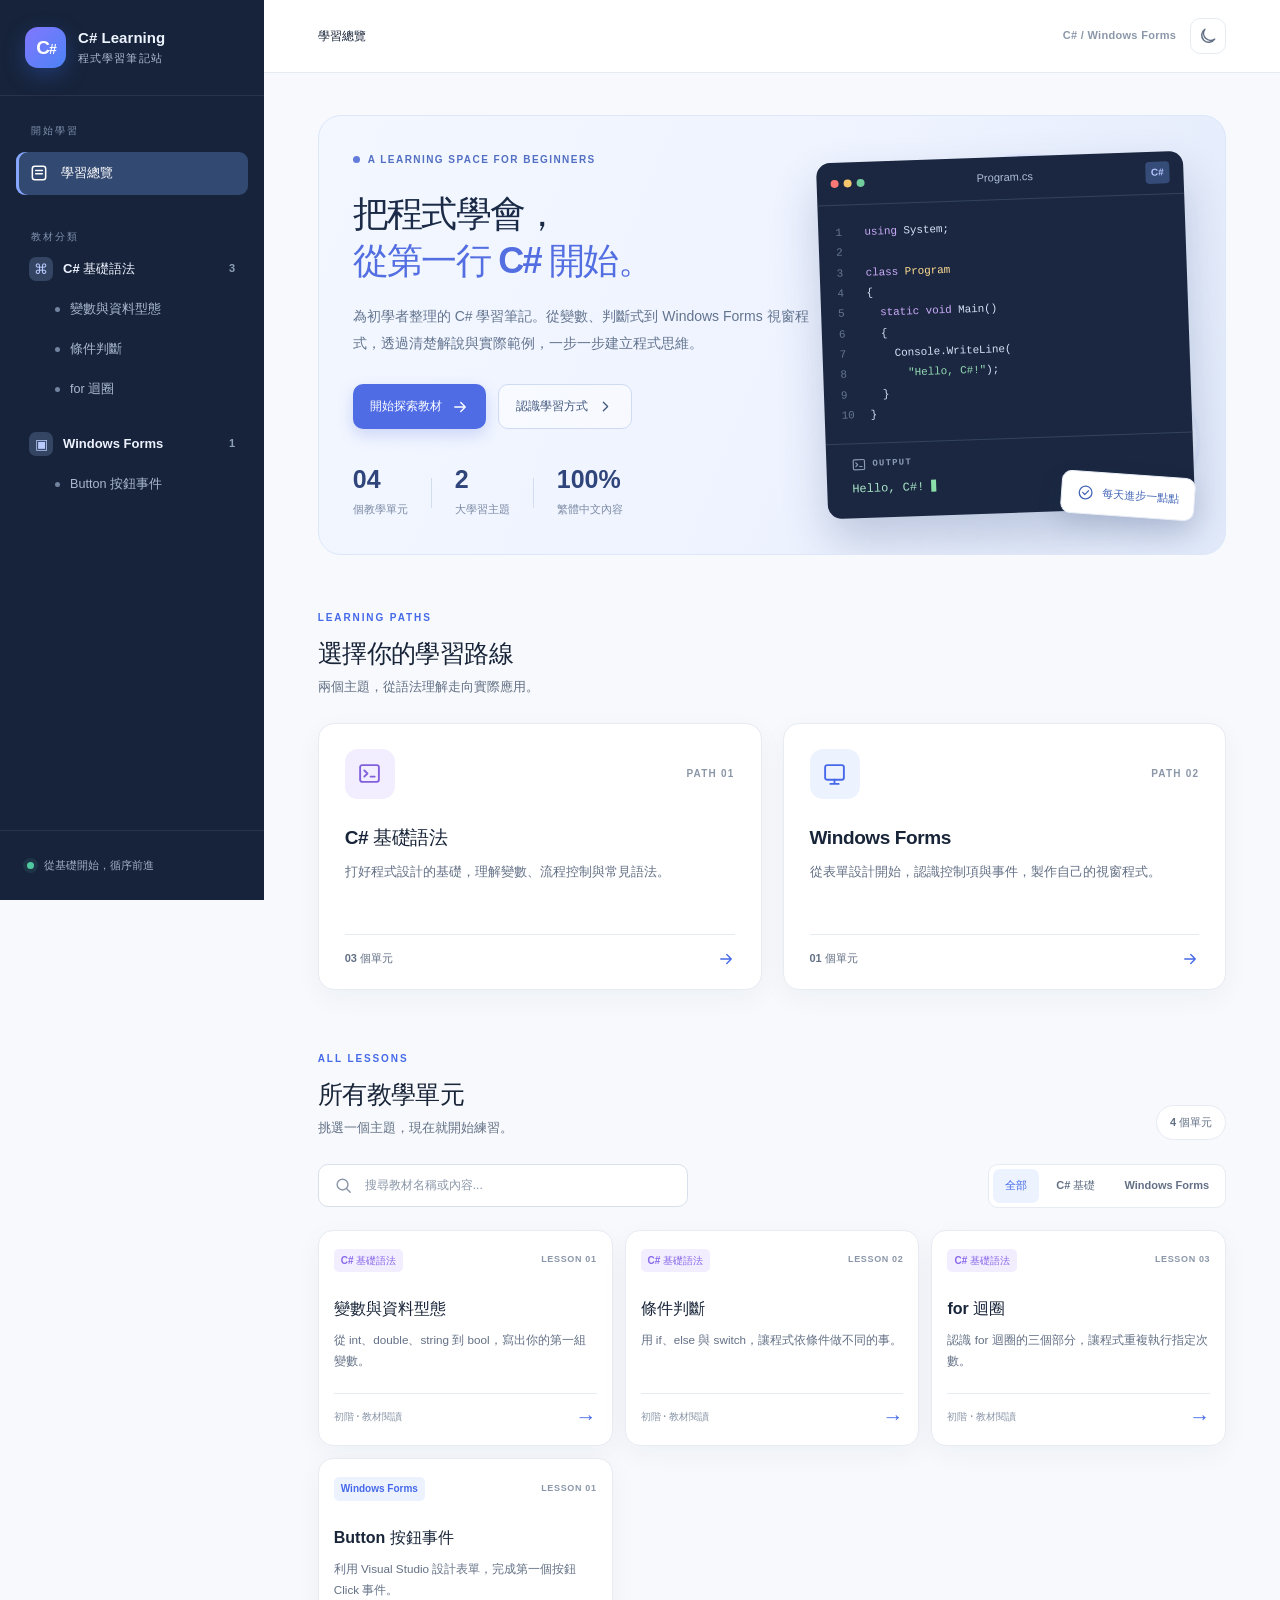
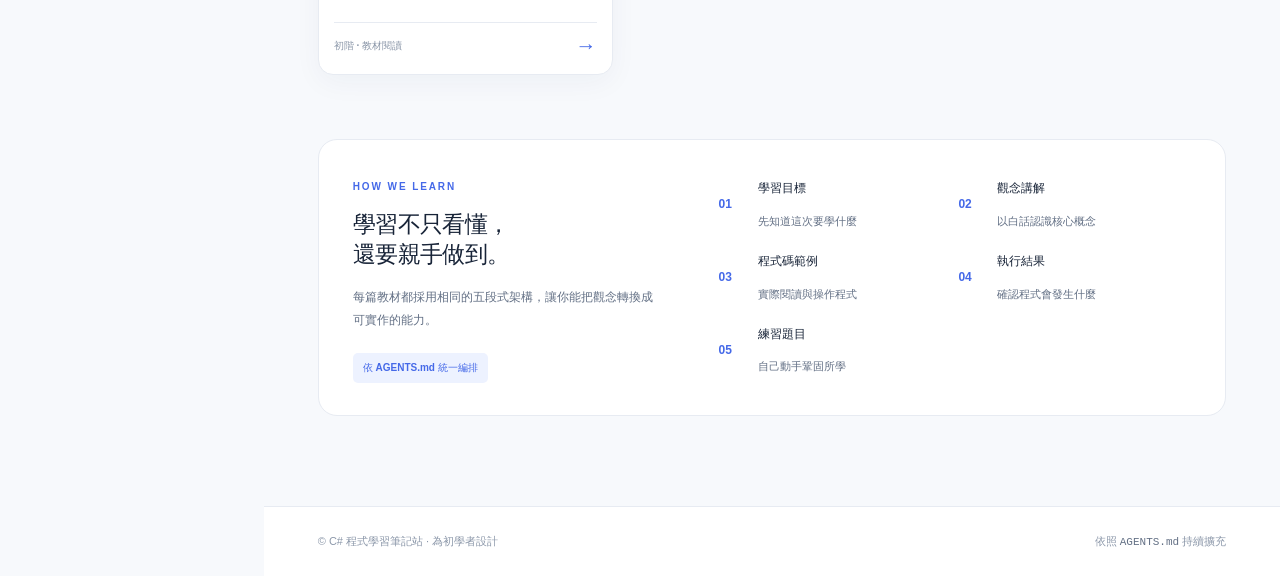
<file: index.html>
<!doctype html>
<html lang="zh-Hant">
<head>
<meta charset="utf-8"><meta name="viewport" content="width=device-width, initial-scale=1">
<meta name="description" content="C# 程式學習筆記站：以繁體中文循序學習 C# 基礎語法與 Windows Forms。">
<meta name="color-scheme" content="light dark">
<title>C# 程式學習筆記站｜從基礎語法到 Windows Forms</title>
<link rel="stylesheet" href="./css/style.css">
<script src="./js/main.js" defer></script>
</head>
<body data-base="./" data-page="home">
<a href="#main-content" class="skip-link">跳至主要內容</a>
<div class="sidebar-scrim" id="sidebar-scrim" hidden></div>
<div class="app-shell"><aside class="sidebar" id="site-sidebar" aria-label="教材導覽">
 <div class="sidebar-top"><a class="brand" href="./index.html" aria-label="C# 程式學習筆記站，返回首頁">
      <span class="brand-symbol"><span class="brand-symbol-text">C<span>#</span></span></span>
      <span class="brand-name"><strong>C# Learning</strong><small>程式學習筆記站</small></span></a><button class="close-sidebar icon-button" id="close-sidebar" aria-label="關閉選單">×</button></div>
 <div class="sidebar-scroll">
  <div class="sidebar-section-label">開始學習</div>
  <a href="./index.html" class="sidebar-home is-active"><svg class="icon" width="20" height="20" viewBox="0 0 24 24" fill="none" stroke="currentColor" stroke-width="1.8" stroke-linecap="round" stroke-linejoin="round" aria-hidden="true"><rect x="4" y="4" width="16" height="16" rx="3"/><path d="M8 9h8m-8 4h8"/></svg><span>學習總覽</span></a>
  <div class="sidebar-section-label sidebar-label-space">教材分類</div>
  <div id="sidebar-lessons" aria-live="polite"><p class="sidebar-loading">正在讀取教材...</p></div>
 </div>
 <div class="sidebar-footer"><span class="status-dot"></span><span>從基礎開始，循序前進</span></div>
 </aside>
 <div class="main-shell"><header class="topbar">
 <div class="topbar-left"><button class="icon-button menu-button" id="open-sidebar" aria-label="開啟教材選單" aria-expanded="false" aria-controls="site-sidebar"><svg class="icon" width="20" height="20" viewBox="0 0 24 24" fill="none" stroke="currentColor" stroke-width="1.8" stroke-linecap="round" stroke-linejoin="round" aria-hidden="true"><path d="M4 7h16M4 12h16M4 17h16"/></svg></button>
 <nav class="breadcrumbs" aria-label="目前位置"><span aria-current="page">學習總覽</span></nav></div>
 <div class="topbar-actions"><span class="topbar-label">C# / Windows Forms</span><button class="icon-button theme-button" type="button" id="theme-toggle" aria-label="切換深色模式" title="切換深色模式"><svg class="icon" width="20" height="20" viewBox="0 0 24 24" fill="none" stroke="currentColor" stroke-width="1.8" stroke-linecap="round" stroke-linejoin="round" aria-hidden="true"><path d="M20 15.8A8.5 8.5 0 0 1 8.2 4a8.5 8.5 0 1 0 11.8 11.8Z"/></svg></button></div>
 </header>
 <main id="main-content">
<div class="home-content">
 <section class="hero" aria-labelledby="hero-title">
  <div class="hero-copy">
   <div class="eyebrow"><span class="eyebrow-dot"></span> A LEARNING SPACE FOR BEGINNERS</div>
   <h1 id="hero-title">把程式學會，<br><span class="hero-accent">從第一行 C# 開始。</span></h1>
   <p class="hero-description">為初學者整理的 C# 學習筆記。從變數、判斷式到 Windows Forms 視窗程式，透過清楚解說與實際範例，一步一步建立程式思維。</p>
   <div class="hero-buttons"><a class="btn btn-primary" href="#explore">開始探索教材 <svg class="icon" width="18" height="18" viewBox="0 0 24 24" fill="none" stroke="currentColor" stroke-width="1.8" stroke-linecap="round" stroke-linejoin="round" aria-hidden="true"><path d="M5 12h14m-6-6 6 6-6 6"/></svg></a><a class="btn btn-ghost" href="#learn-method">認識學習方式 <svg class="icon" width="17" height="17" viewBox="0 0 24 24" fill="none" stroke="currentColor" stroke-width="1.8" stroke-linecap="round" stroke-linejoin="round" aria-hidden="true"><path d="m9 18 6-6-6-6"/></svg></a></div>
   <div class="hero-stats"><div><strong id="total-count">—</strong><span>個教學單元</span></div><span class="stat-separator"></span><div><strong>2</strong><span>大學習主題</span></div><span class="stat-separator"></span><div><strong>100%</strong><span>繁體中文內容</span></div></div>
  </div>
  <div class="hero-visual" aria-hidden="true">
   <div class="orb orb-one"></div><div class="orb orb-two"></div>
   <div class="code-preview">
    <div class="code-preview-head"><span class="preview-dots"><i></i><i></i><i></i></span><span>Program.cs</span><span class="cs-chip">C#</span></div>
    <div class="code-preview-body"><div><span class="code-line-no">1</span><span class="token-purple">using</span> System;</div>
     <div><span class="code-line-no">2</span></div><div><span class="code-line-no">3</span><span class="token-purple">class</span> <span class="token-yellow">Program</span></div><div><span class="code-line-no">4</span>{</div>
     <div><span class="code-line-no">5</span>&nbsp;&nbsp;<span class="token-purple">static void</span> Main()</div><div><span class="code-line-no">6</span>&nbsp;&nbsp;{</div>
     <div><span class="code-line-no">7</span>&nbsp;&nbsp;&nbsp;&nbsp;Console.WriteLine(</div><div><span class="code-line-no">8</span>&nbsp;&nbsp;&nbsp;&nbsp;&nbsp;&nbsp;<span class="token-green">"Hello, C#!"</span>);</div>
     <div><span class="code-line-no">9</span>&nbsp;&nbsp;}</div><div><span class="code-line-no">10</span>}</div></div>
    <div class="code-preview-output"><span class="output-indicator"><svg class="icon" width="15" height="15" viewBox="0 0 24 24" fill="none" stroke="currentColor" stroke-width="1.8" stroke-linecap="round" stroke-linejoin="round" aria-hidden="true"><rect x="3" y="4" width="18" height="16" rx="2"/><path d="m7 9 3 3-3 3m6 0h4"/></svg> OUTPUT</span><span>Hello, C#! <span class="cursor-block"></span></span></div>
   </div>
   <div class="float-tag"><svg class="icon" width="17" height="17" viewBox="0 0 24 24" fill="none" stroke="currentColor" stroke-width="1.8" stroke-linecap="round" stroke-linejoin="round" aria-hidden="true"><circle cx="12" cy="12" r="9"/><path d="m8 12 3 3 5-6"/></svg> 每天進步一點點</div>
  </div>
 </section>
 <section class="section categories-section" aria-labelledby="categories-title">
  <div class="section-heading"><div><div class="section-kicker">LEARNING PATHS</div><h2 id="categories-title">選擇你的學習路線</h2><p>兩個主題，從語法理解走向實際應用。</p></div></div>
  <div class="category-grid">
   <a class="category-card category-csharp" href="#explore" data-jump-category="csharp">
    <div class="category-top"><span class="category-icon purple"><svg class="icon" width="25" height="25" viewBox="0 0 24 24" fill="none" stroke="currentColor" stroke-width="1.8" stroke-linecap="round" stroke-linejoin="round" aria-hidden="true"><rect x="3" y="4" width="18" height="16" rx="2"/><path d="m7 9 3 3-3 3m6 0h4"/></svg></span><span class="category-number">PATH 01</span></div>
    <h3>C# 基礎語法</h3><p>打好程式設計的基礎，理解變數、流程控制與常見語法。</p><div class="category-bottom"><span><span id="csharp-count">—</span> 個單元</span><span class="category-arrow"><svg class="icon" width="18" height="18" viewBox="0 0 24 24" fill="none" stroke="currentColor" stroke-width="1.8" stroke-linecap="round" stroke-linejoin="round" aria-hidden="true"><path d="M5 12h14m-6-6 6 6-6 6"/></svg></span></div>
   </a>
   <a class="category-card category-winforms" href="#explore" data-jump-category="winforms">
    <div class="category-top"><span class="category-icon blue"><svg class="icon" width="25" height="25" viewBox="0 0 24 24" fill="none" stroke="currentColor" stroke-width="1.8" stroke-linecap="round" stroke-linejoin="round" aria-hidden="true"><rect x="3" y="4" width="18" height="14" rx="2"/><path d="M8 22h8m-4-4v4"/></svg></span><span class="category-number">PATH 02</span></div>
    <h3>Windows Forms</h3><p>從表單設計開始，認識控制項與事件，製作自己的視窗程式。</p><div class="category-bottom"><span><span id="winforms-count">—</span> 個單元</span><span class="category-arrow"><svg class="icon" width="18" height="18" viewBox="0 0 24 24" fill="none" stroke="currentColor" stroke-width="1.8" stroke-linecap="round" stroke-linejoin="round" aria-hidden="true"><path d="M5 12h14m-6-6 6 6-6 6"/></svg></span></div>
   </a>
  </div>
 </section>
 <section class="section lessons-section" id="explore" aria-labelledby="lessons-title">
  <div class="section-heading"><div><div class="section-kicker">ALL LESSONS</div><h2 id="lessons-title">所有教學單元</h2><p>挑選一個主題，現在就開始練習。</p></div><span class="lessons-count" id="filtered-count" aria-live="polite">載入中</span></div>
  <div class="lesson-toolbar"><div class="search-wrap"><svg class="icon" width="19" height="19" viewBox="0 0 24 24" fill="none" stroke="currentColor" stroke-width="1.8" stroke-linecap="round" stroke-linejoin="round" aria-hidden="true"><circle cx="10.8" cy="10.8" r="6.8"/><path d="m16 16 4.5 4.5"/></svg><input id="lesson-search" type="search" placeholder="搜尋教材名稱或內容..." aria-label="搜尋教材"></div><div class="filter-buttons" role="group" aria-label="教材分類篩選"><button class="filter-btn is-selected" data-filter="all" type="button" aria-pressed="true">全部</button><button class="filter-btn" data-filter="csharp" type="button" aria-pressed="false">C# 基礎</button><button class="filter-btn" data-filter="winforms" type="button" aria-pressed="false">Windows Forms</button></div></div>
  <div id="lesson-cards" class="lesson-grid" aria-live="polite"><div class="loading-card">正在讀取教材清單...</div></div>
  <div id="lesson-empty" class="empty-state" hidden><svg class="icon" width="26" height="26" viewBox="0 0 24 24" fill="none" stroke="currentColor" stroke-width="1.8" stroke-linecap="round" stroke-linejoin="round" aria-hidden="true"><circle cx="10.8" cy="10.8" r="6.8"/><path d="m16 16 4.5 4.5"/></svg><strong>找不到符合條件的教材</strong><span>請換一個關鍵字，或切換分類試試看。</span></div>
 </section>
 <section class="workflow" id="learn-method" aria-labelledby="workflow-title"><div class="workflow-side"><span class="section-kicker">HOW WE LEARN</span><h2 id="workflow-title">學習不只看懂，<br>還要親手做到。</h2><p>每篇教材都採用相同的五段式架構，讓你能把觀念轉換成可實作的能力。</p><span class="workflow-tag">依 AGENTS.md 統一編排</span></div>
 <div class="workflow-steps"><div><span>01</span><strong>學習目標</strong><small>先知道這次要學什麼</small></div><div><span>02</span><strong>觀念講解</strong><small>以白話認識核心概念</small></div><div><span>03</span><strong>程式碼範例</strong><small>實際閱讀與操作程式</small></div><div><span>04</span><strong>執行結果</strong><small>確認程式會發生什麼</small></div><div><span>05</span><strong>練習題目</strong><small>自己動手鞏固所學</small></div></div></section>
</div>
</main>
 <footer class="site-footer"><span>© C# 程式學習筆記站 · 為初學者設計</span><span>依照 <code>AGENTS.md</code> 持續擴充</span></footer>
 </div></div>
</body></html>
</file>
<file: css/style.css>
/* C# Learning Notes - shared design system; all lesson pages use this file. */
:root {
    color-scheme: light;
    --canvas:#f7f9fc; --paper:#fff; --ink:#182438; --muted:#637085; --soft:#8b97a9;
    --line:#e7ebf2; --line-strong:#d8e0eb; --blue:#4569e8; --blue-strong:#3155d2;
    --blue-light:#edf2ff; --purple:#8767e8; --purple-light:#f2edff;
    --shadow:0 8px 28px rgba(26,49,93,.045);
    --sidebar:#17233a; --sidebar-muted:#9caac1; --sidebar-hover:#253652; --sidebar-active:#324971;
    --radius:16px;
    font-family:Inter, ui-sans-serif,-apple-system,BlinkMacSystemFont,"Segoe UI","Microsoft JhengHei","Noto Sans TC",sans-serif;
    font-synthesis:none;
}
:root[data-theme="dark"] {
    color-scheme:dark;
    --canvas:#101827; --paper:#1b2638; --ink:#f0f4fc; --muted:#b3bfd0; --soft:#98a8bf;
    --line:#324055; --line-strong:#46546b; --blue:#91a9ff; --blue-strong:#aac0ff;
    --blue-light:#283857; --purple:#bdabff; --purple-light:#322b4b;
    --shadow:0 8px 28px rgba(0,0,0,.14);
}
*{box-sizing:border-box}
html{scroll-behavior:smooth;scroll-padding-top:95px}
body{margin:0;background:var(--canvas);color:var(--ink);font-size:15px;line-height:1.75;-webkit-font-smoothing:antialiased}
a{color:inherit;text-decoration:none}
button,input{font:inherit}
button{cursor:pointer}
button:focus-visible,a:focus-visible,input:focus-visible{outline:3px solid #6d91ff;outline-offset:3px}
[hidden]{display:none!important}
.icon{display:inline-block;vertical-align:middle;flex:none}
.skip-link{position:fixed;z-index:110;left:16px;top:-80px;background:var(--paper);color:var(--ink);padding:8px 15px;border-radius:8px}
.skip-link:focus{top:12px}
.app-shell{min-height:100vh;display:grid;grid-template-columns:264px minmax(0,1fr)}
.sidebar{height:100vh;position:sticky;top:0;background:var(--sidebar);color:#eef4ff;display:flex;flex-direction:column;z-index:40;overflow:hidden}
.sidebar-top{height:96px;display:flex;align-items:center;justify-content:space-between;padding:0 25px;border-bottom:1px solid rgba(255,255,255,.075)}
.brand{display:flex;align-items:center;gap:12px;min-width:0}
.brand-symbol{width:41px;height:41px;display:grid;place-items:center;background:linear-gradient(135deg,#8277ff,#4c83f5);border-radius:13px;box-shadow:0 7px 21px rgba(52,101,219,.35)}
.brand-symbol-text{font-family:Arial,sans-serif;font-weight:800;font-size:19px;line-height:1;color:#fff;letter-spacing:-2px}
.brand-symbol-text span{font-size:14px;margin-left:1px}
.brand-name{display:flex;flex-direction:column;line-height:1.2;gap:5px;white-space:nowrap}
.brand-name strong{font-size:15px;font-weight:760;letter-spacing:.05px}
.brand-name small{font-size:11px;color:#adbad0;letter-spacing:1.1px}
.sidebar-scroll{overflow-y:auto;padding:25px 16px 30px;flex:1}
.sidebar-section-label{font-size:10px;letter-spacing:1.9px;font-weight:750;color:#7f91ae;padding:0 15px;margin:1px 0 12px}
.sidebar-label-space{margin-top:33px}
.sidebar-home{display:flex;align-items:center;gap:12px;min-height:43px;padding:0 13px;font-size:13px;border-radius:9px;color:#c3cee1;font-weight:630}
.sidebar-home:hover,.sidebar-home.is-active{background:var(--sidebar-active);color:#fff}
.sidebar-home.is-active{box-shadow:inset 3px 0 0 #87a7ff}
.sidebar-category{margin-bottom:24px}
.sidebar-category-heading{display:flex;gap:10px;align-items:center;color:#edf2ff;font-size:13px;font-weight:660;padding:0 13px;margin-bottom:9px}
.sidebar-category-icon{font-family:Arial,sans-serif;width:24px;height:24px;display:grid;place-items:center;border-radius:7px;background:#344563;color:#b9caff;font-size:14px}
.sidebar-category-count{margin-left:auto;color:#8e9fb8;font-size:11px;font-weight:650}
.sidebar-links{display:grid;gap:2px}
.sidebar-lesson{padding:8px 12px 8px 39px;display:flex;gap:10px;align-items:center;font-size:12.6px;color:#aab9cf;border-radius:8px;transition:background .15s,color .15s}
.sidebar-lesson:hover{color:#fff;background:var(--sidebar-hover)}
.sidebar-lesson.is-active{color:#fff;background:var(--sidebar-active);font-weight:670}
.sidebar-lesson-dot{width:5px;height:5px;background:#7283a0;border-radius:50%;flex:none}
.sidebar-lesson.is-active .sidebar-lesson-dot{background:#91b1ff;box-shadow:0 0 0 3px rgba(141,172,255,.16)}
.sidebar-loading,.load-error{color:var(--sidebar-muted);font-size:12px;padding:10px 15px;line-height:1.7}
.sidebar-footer{height:70px;display:flex;align-items:center;gap:10px;border-top:1px solid rgba(255,255,255,.08);padding:0 27px;color:#9eacc4;font-size:11px;white-space:nowrap}
.status-dot{height:7px;width:7px;border-radius:50%;background:#51c9a0;box-shadow:0 0 0 4px rgba(81,201,160,.11)}
.main-shell{min-width:0;display:flex;flex-direction:column}
.topbar{height:73px;min-height:73px;background:var(--paper);border-bottom:1px solid var(--line);display:flex;align-items:center;justify-content:space-between;padding:0 clamp(25px,4.2vw,66px);gap:15px;position:sticky;top:0;z-index:22}
.topbar-left,.topbar-actions,.breadcrumbs{display:flex;align-items:center;gap:14px;min-width:0}
.breadcrumbs{font-size:12px;color:var(--soft);gap:9px;overflow:hidden;white-space:nowrap;text-overflow:ellipsis}
.breadcrumbs a{color:var(--muted)}.breadcrumbs a:hover{color:var(--blue)}.breadcrumbs span:last-child{overflow:hidden;text-overflow:ellipsis;color:var(--ink);font-weight:650}
.topbar-label{font-size:11px;font-weight:650;letter-spacing:.3px;color:var(--soft)}
.icon-button{border:1px solid var(--line);background:var(--paper);color:var(--muted);display:grid;place-items:center;width:36px;height:36px;border-radius:10px;flex:none}
.icon-button:hover{background:var(--blue-light);color:var(--blue)}
.menu-button,.close-sidebar{display:none}
.site-footer{padding:25px clamp(25px,4.2vw,66px);font-size:11px;color:var(--soft);margin-top:auto;display:flex;justify-content:space-between;gap:15px;border-top:1px solid var(--line);background:var(--paper)}
.site-footer code{color:var(--muted)}
/* homepage */
.home-content{max-width:1440px;width:100%;padding:42px clamp(25px,4.2vw,66px) 90px;margin:0 auto}
.hero{min-height:440px;display:grid;grid-template-columns:minmax(0,1fr) minmax(325px,.84fr);gap:10px;align-items:center;overflow:hidden;border:1px solid #dce7fc;border-radius:23px;padding:35px 36px 35px 46px;background:linear-gradient(112deg,#f3f7ff 0%,#eef3ff 54%,#e2eafa 100%);position:relative}
:root[data-theme="dark"] .hero{background:linear-gradient(115deg,#1f304f,#263c60);border-color:#394c70}
.hero-copy{position:relative;z-index:2;max-width:550px}
.eyebrow{font-size:10px;letter-spacing:1.45px;font-weight:800;color:#526fc2;display:flex;align-items:center;gap:8px}
:root[data-theme="dark"] .eyebrow{color:#b7c8ff}
.eyebrow-dot{height:7px;width:7px;background:#637cdb;border-radius:50%}
.hero h1{font-size:clamp(31px,3.65vw,50px);line-height:1.32;letter-spacing:-1.7px;font-weight:820;margin:21px 0 18px;color:#1b2b47}
:root[data-theme="dark"] .hero h1{color:#fff}
.hero-accent{color:#536ee1}
:root[data-theme="dark"] .hero-accent{color:#a6bbff}
.hero-description{font-size:14px;color:#63748f;line-height:1.95;max-width:495px;margin:0}
:root[data-theme="dark"] .hero-description{color:#cfdaed}
.hero-buttons{display:flex;gap:12px;flex-wrap:wrap;margin-top:27px}
.btn{display:inline-flex;align-items:center;justify-content:center;gap:9px;font-size:12px;font-weight:700;border-radius:10px;padding:11px 17px;transition:transform .15s,box-shadow .15s}
.btn:hover{transform:translateY(-2px)}
.btn-primary{background:#506ce5;color:white;box-shadow:0 6px 15px rgba(67,96,215,.21)}
.btn-primary:hover{background:#405bcf}
.btn-ghost{background:rgba(255,255,255,.5);color:#40577e;border:1px solid #cfdbf5}
:root[data-theme="dark"] .btn-ghost{background:rgba(18,34,59,.4);color:#c3d4f3;border-color:#52668e}
.hero-stats{display:flex;gap:23px;align-items:center;margin-top:37px}
.hero-stats>div{display:flex;flex-direction:column;gap:0}
.hero-stats strong{font-size:25px;line-height:1.1;color:#30457b;font-weight:800}
:root[data-theme="dark"] .hero-stats strong{color:#e3ebff}
.hero-stats span:not(.stat-separator){font-size:11px;color:#7b8aa4;margin-top:6px;white-space:nowrap}
.stat-separator{height:30px;width:1px;background:#d3ddf0}
.hero-visual{height:360px;display:grid;place-items:center;position:relative;min-width:0}
.orb{position:absolute;border-radius:50%;filter:blur(1px);pointer-events:none}
.orb-one{width:315px;height:315px;background:linear-gradient(150deg,rgba(145,166,255,.25),rgba(130,198,255,.07));right:5px;top:0}
.orb-two{width:145px;height:145px;right:-10px;bottom:0;border:1px solid rgba(99,137,222,.21)}
.code-preview{width:100%;max-width:450px;position:relative;z-index:2;border-radius:14px;background:#1b2740;box-shadow:0 23px 46px rgba(39,66,120,.23);overflow:hidden;transform:rotate(-2deg)}
.code-preview-head{height:43px;border-bottom:1px solid #34435c;display:flex;align-items:center;justify-content:space-between;padding:0 14px;color:#aebed5;font-size:11px}
.preview-dots{display:flex;gap:5px}.preview-dots i{width:8px;height:8px;border-radius:100%;background:#fa7977}.preview-dots i:nth-child(2){background:#f4c76d}.preview-dots i:nth-child(3){background:#72cd9e}
.cs-chip{background:#354b78;padding:2px 6px;border-radius:4px;font-size:10px;font-weight:700;color:#b8c6ff}
.code-preview-body{font:12.3px/1.85 Consolas,"Cascadia Code",monospace;letter-spacing:-.1px;color:#d5e1f6;padding:17px 8px 18px;white-space:nowrap}
.code-preview-body>div{display:block}
.code-line-no{color:#677790;min-width:38px;display:inline-block;padding-left:9px;padding-right:16px;user-select:none}
.token-purple{color:#cbacf9}.token-green{color:#91d9b2}.token-yellow{color:#ffdc91}
.code-preview-output{border-top:1px solid #34435c;display:flex;flex-direction:column;padding:12px 18px 18px 25px;color:#a8e4c7;font:12px/1.8 Consolas,monospace;gap:6px}
.output-indicator{display:flex;align-items:center;gap:6px;color:#8c9bb4;font-size:9px;font-weight:800;letter-spacing:1.2px}
.cursor-block{display:inline-block;width:5px;height:12px;background:#8bdfa8;vertical-align:middle}
.float-tag{position:absolute;z-index:3;bottom:-2px;right:-6px;background:white;border:1px solid #e9edf6;box-shadow:0 10px 25px rgba(33,54,103,.13);border-radius:10px;padding:11px 15px;display:flex;align-items:center;gap:8px;color:#4264b7;font-weight:750;font-size:11px;transform:rotate(4deg)}
.section{margin-top:54px;scroll-margin-top:104px}
.section-heading{display:flex;align-items:end;justify-content:space-between;gap:12px;margin-bottom:24px}
.section-kicker{font-size:10px;font-weight:850;letter-spacing:1.9px;color:var(--blue);margin-bottom:10px}
.section-heading h2,.workflow h2{font-size:25px;line-height:1.3;font-weight:800;letter-spacing:-.6px;margin:0 0 8px}
.section-heading p{font-size:12.5px;color:var(--muted);margin:0}
.category-grid{display:grid;grid-template-columns:repeat(2,minmax(0,1fr));gap:21px}
.category-card{display:block;background:var(--paper);border:1px solid var(--line);border-radius:16px;padding:25px 26px 21px;box-shadow:var(--shadow);transition:transform .2s,border-color .2s,box-shadow .2s}
.category-card:hover{transform:translateY(-3px);border-color:#bdccef;box-shadow:0 11px 24px rgba(42,69,126,.10)}
.category-top,.category-bottom{display:flex;align-items:center;justify-content:space-between}
.category-icon{width:50px;height:50px;border-radius:13px;display:grid;place-items:center}
.category-icon.purple{color:#8160dc;background:var(--purple-light)}
.category-icon.blue{color:var(--blue);background:var(--blue-light)}
.category-number{font-size:10px;font-weight:820;letter-spacing:1.2px;color:var(--soft)}
.category-card h3{font-size:19px;font-weight:800;letter-spacing:-.4px;margin:22px 0 7px}
.category-card p{font-size:12.5px;color:var(--muted);margin:0;min-height:51px;line-height:1.85}
.category-bottom{margin-top:22px;padding-top:14px;border-top:1px solid var(--line);font-size:11px;font-weight:700;color:var(--muted)}
.category-arrow{color:var(--blue);transition:transform .2s}.category-card:hover .category-arrow{transform:translateX(5px)}
.lessons-section{margin-top:60px}
.lessons-count{font-size:11px;color:var(--muted);font-weight:700;background:var(--paper);border:1px solid var(--line);padding:7px 13px;border-radius:30px;white-space:nowrap}
.lesson-toolbar{display:flex;align-items:center;justify-content:space-between;gap:16px;margin-bottom:22px}
.search-wrap{border:1px solid var(--line-strong);background:var(--paper);height:43px;display:flex;align-items:center;gap:10px;padding:0 15px;border-radius:10px;flex:1;max-width:370px;color:var(--soft)}
.search-wrap:focus-within{border-color:#829fff;box-shadow:0 0 0 3px rgba(86,125,235,.12)}
.search-wrap input{background:transparent;border:0;outline:0;color:var(--ink);min-width:0;width:100%;font-size:12px}
.search-wrap input::placeholder{color:var(--soft)}
.filter-buttons{display:flex;gap:5px;background:var(--paper);border:1px solid var(--line);border-radius:10px;padding:4px}
.filter-btn{border:0;background:transparent;border-radius:7px;padding:7px 12px;color:var(--muted);font-size:11px;font-weight:720;white-space:nowrap}
.filter-btn:hover{color:var(--blue)}
.filter-btn.is-selected{background:var(--blue-light);color:var(--blue)}
.lesson-grid{display:grid;grid-template-columns:repeat(3,minmax(0,1fr));gap:17px}
.lesson-card{background:var(--paper);border:1px solid var(--line);border-radius:15px;padding:20px 21px;display:flex;flex-direction:column;min-height:205px;box-shadow:var(--shadow);transition:border-color .2s,transform .2s}
.lesson-card:hover{border-color:#a7baf7;transform:translateY(-3px)}
.lesson-card-top,.lesson-card-bottom{display:flex;align-items:center;justify-content:space-between;gap:8px}
.pill{font-size:10px;font-weight:780;border-radius:5px;padding:3px 7px;white-space:nowrap}
.pill.csharp{background:var(--purple-light);color:var(--purple)}
.pill.winforms{background:var(--blue-light);color:var(--blue)}
.lesson-card-number{font-size:9px;font-weight:720;letter-spacing:.65px;color:var(--soft)}
.lesson-card h3{font-size:16px;margin:23px 0 6px;font-weight:800}
.lesson-card p{font-size:11.7px;line-height:1.8;color:var(--muted);margin:0 0 22px;flex:1}
.lesson-card-bottom{border-top:1px solid var(--line);padding-top:12px;font-size:10px;font-weight:700;color:var(--soft)}
.lesson-card-action{font-size:21px;color:var(--blue);line-height:1}
.loading-card{grid-column:1/-1;padding:35px;background:var(--paper);border-radius:12px;font-size:13px;color:var(--muted)}
.empty-state{padding:52px 12px;display:flex;gap:7px;align-items:center;flex-direction:column;color:var(--muted);border:1px dashed var(--line-strong);border-radius:12px;text-align:center}
.empty-state strong{font-size:15px;color:var(--ink)}.empty-state span{font-size:12px}
.workflow{margin-top:64px;display:grid;grid-template-columns:minmax(0,.95fr) minmax(0,1.4fr);gap:45px;padding:32px 34px;border-radius:19px;background:var(--paper);border:1px solid var(--line)}
.workflow h2{font-size:23px;margin:12px 0 16px}
.workflow-side p{font-size:12px;color:var(--muted);line-height:1.9;max-width:300px}
.workflow-tag{display:inline-block;margin-top:10px;background:var(--blue-light);color:var(--blue);font-size:10px;font-weight:760;padding:6px 10px;border-radius:5px}
.workflow-steps{display:grid;gap:7px;grid-template-columns:repeat(2,minmax(0,1fr))}
.workflow-steps>div{display:grid;grid-template-columns:30px auto;grid-template-rows:auto auto;column-gap:9px;align-items:center}
.workflow-steps>div>span{grid-row:1/3;font-size:12px;font-weight:800;color:var(--blue)}
.workflow-steps strong{font-size:12px}.workflow-steps small{font-size:11px;color:var(--muted)}
/* lesson page */
.lesson-layout{max-width:1360px;margin:0 auto;width:100%;display:grid;grid-template-columns:minmax(0,790px) 185px;gap:clamp(28px,4.6vw,72px);justify-content:center;padding:43px clamp(25px,4.2vw,66px) 86px}
.lesson-article{min-width:0}
.article-meta{display:flex;align-items:center;flex-wrap:wrap;gap:10px;margin-bottom:15px}
.article-category{font-size:11px;font-weight:780;color:var(--blue);display:flex;align-items:center;gap:6px}
.article-difficulty,.article-readtime{font-size:10px;font-weight:650;color:var(--muted);padding-left:10px;border-left:1px solid var(--line-strong)}
.article-top h1{font-size:clamp(27px,3.4vw,40px);line-height:1.4;letter-spacing:-.9px;margin:10px 0;font-weight:820}
.article-lead{font-size:14px;color:var(--muted);line-height:1.9;max-width:670px;margin:0}
.prerequisite{font-size:12px;color:var(--muted);background:var(--blue-light);padding:9px 14px;border-radius:9px;margin:18px 0 0}
.prerequisite a{font-weight:740;color:var(--blue);text-decoration:underline;text-underline-offset:3px}
.article-separator{height:1px;background:var(--line);margin:33px 0 36px}
.lesson-section{margin-bottom:42px;scroll-margin-top:105px}
.lesson-section-heading{display:flex;align-items:center;gap:12px;margin-bottom:16px}
.section-index{display:inline-grid;place-items:center;width:30px;height:30px;flex:none;background:var(--blue-light);color:var(--blue);font-size:11px;font-weight:850;border-radius:9px}
.lesson-section h2{font-size:22px;line-height:1.3;letter-spacing:-.4px;margin:0;font-weight:800}
.lesson-section h3{font-size:16px;font-weight:790;line-height:1.5;margin:26px 0 10px}
.lesson-section p{color:var(--muted);font-size:13.2px;line-height:1.98;margin:12px 0}
.lesson-section p strong,.lesson-section li strong{color:var(--ink)}
.lesson-section code:not(.language-csharp),.prerequisite code{font-family:"Cascadia Code",Consolas,Monaco,monospace;font-size:.88em;background:var(--blue-light);color:var(--blue-strong);padding:2px 5px;border-radius:4px;overflow-wrap:anywhere}
.check-list{list-style:none;padding:0;margin:15px 0 0;display:grid;gap:11px}
.check-list li{position:relative;padding-left:26px;font-size:13px;color:var(--muted)}
.check-list li::before{content:'✓';color:var(--blue);background:var(--blue-light);position:absolute;left:0;top:4px;display:grid;place-items:center;width:17px;height:17px;border-radius:50%;font-size:11px;font-weight:900}
.data-table-wrap{overflow-x:auto;margin:20px 0;border:1px solid var(--line);border-radius:11px;background:var(--paper)}
.data-table{width:100%;border-collapse:collapse;font-size:12px;min-width:420px;text-align:left}
.data-table thead{background:var(--blue-light)}
.data-table th{color:var(--ink);font-weight:780}
.data-table th,.data-table td{padding:11px 17px;border-bottom:1px solid var(--line)}
.data-table tbody tr:last-child td{border-bottom:0}
.data-table td{color:var(--muted)}
.note{display:flex;gap:12px;border:1px solid var(--line);background:var(--paper);border-left:3px solid var(--blue);padding:13px 16px;border-radius:7px;margin:22px 0;font-size:12px;color:var(--muted);line-height:1.9}
.note-tip{border-left-color:#6a8edc;background:var(--blue-light)}
.note-icon{color:var(--blue);padding-top:3px}
.code-block{background:#172239;border-radius:11px;overflow:hidden;margin:19px 0 22px;border:1px solid #324059;box-shadow:var(--shadow)}
.code-block-head{display:flex;justify-content:space-between;align-items:center;padding:10px 15px;background:#202e49;border-bottom:1px solid #34425b;color:#b7c6da}
.code-file{font-family:Consolas,monospace;font-size:11px;display:flex;gap:8px;align-items:center}
.copy-btn{background:transparent;border:1px solid #4a5a74;padding:4px 8px;border-radius:5px;font-size:10px;color:#c8d5e8;display:flex;gap:6px;align-items:center}
.copy-btn:hover{color:#fff;background:#344562}
.code-block pre{margin:0;overflow:auto;padding:19px 21px 23px;font:12.5px/1.82 "Cascadia Code",Consolas,Monaco,monospace;color:#e0e7f3;tab-size:4}
/* Preserve the site's dark code panel while Highlight.js colors tokens only. */
.code-block pre code.hljs{display:block;padding:0;background:transparent;color:#e0e7f3;font:inherit;line-height:inherit;white-space:inherit;overflow:visible}
.output-block{background:#1c2736;color:#e0f2eb;border:1px solid #334452;border-radius:10px;margin:17px 0;overflow:hidden}
.output-title{padding:9px 14px;background:#253448;color:#a6d7c8;font-size:10px;font-weight:780;letter-spacing:.3px;display:flex;gap:8px;align-items:center}
.output-block pre{font:12px/1.9 "Cascadia Code",Consolas,monospace;margin:0;padding:16px 18px;overflow:auto;white-space:pre-wrap}
.subtle-note{font-size:12px!important;color:var(--soft)!important}
.explain-list{display:grid;gap:12px;margin-top:24px}
.explain-list>div{display:flex;gap:11px;align-items:flex-start}
.explain-list>div>span{display:grid;place-items:center;min-width:23px;height:23px;border-radius:6px;background:var(--blue-light);color:var(--blue);font-size:11px;font-weight:800}
.explain-list p{margin:0}
.concept-grid{display:grid;grid-template-columns:repeat(2,minmax(0,1fr));gap:12px;margin:20px 0}
.concept-grid>div{display:flex;flex-direction:column;gap:6px;background:var(--paper);border:1px solid var(--line);border-radius:10px;padding:17px}
.concept-grid strong{color:var(--ink);font-size:12px}
.concept-grid span{color:var(--muted);font-size:11.5px;line-height:1.8}
.number-list{counter-reset:item;display:grid;gap:11px;padding-left:21px;color:var(--muted);font-size:13px}
.number-list li{padding-left:4px}
.mock-window{max-width:510px;border:1px solid #90a7cc;background:#f5f7fb;border-radius:6px;box-shadow:0 14px 35px rgba(44,68,103,.13);overflow:hidden;margin:18px 0 27px;color:#263a5b}
.mock-title{height:31px;background:#e5ecf9;display:flex;align-items:center;gap:7px;padding:0 12px;font-size:11px;border-bottom:1px solid #c2cee3}
.mock-app-icon{height:12px;width:12px;background:#6b89dc;border-radius:2px}
.mock-window-controls{margin-left:auto;color:#7485a6;font-size:15px;letter-spacing:3px}
.mock-content{min-height:165px;display:flex;flex-direction:column;align-items:flex-start;justify-content:center;gap:18px;padding:28px 35px}
.mock-button{font-size:12px;color:#27395a;background:#e6e8ed;border:1px solid #a3abb7;border-radius:3px;padding:8px 14px;box-shadow:0 2px 0 #c6ccd5}
.mock-label{font-size:12px;color:#35486d}
.result-state{display:flex;align-items:stretch;gap:14px;margin:22px 0}
.result-state>div{flex:1;display:grid;gap:7px;border:1px solid var(--line);background:var(--paper);border-radius:10px;padding:16px 18px}
.result-state>svg{align-self:center;color:var(--blue)}
.result-state-label{font-size:10px;color:var(--muted);font-weight:740}
.result-state strong{font-size:12px;color:var(--ink)}
.practice-card{border:1px solid #d0dcfa;background:linear-gradient(135deg,#f4f7ff,#edf3ff);padding:24px 27px;border-radius:12px}
:root[data-theme="dark"] .practice-card{background:linear-gradient(135deg,#222f48,#253957);border-color:#425880}
.practice-label{font-size:9px;letter-spacing:1.5px;font-weight:870;color:var(--blue)}
.practice-card h3{font-size:17px;margin:9px 0}
.practice-card p{margin:0 0 13px;color:var(--muted)}
.practice-check{border-top:1px solid rgba(88,121,194,.21);padding-top:15px;font-size:12px;color:var(--muted)}
.practice-check strong{display:block;margin-bottom:5px;color:var(--ink)}
.practice-check ul{margin:0;padding-left:20px}
.lesson-pagination{border-top:1px solid var(--line);display:grid;grid-template-columns:1fr 1fr;gap:14px;padding-top:25px;margin-top:43px}
.page-turn{display:flex;flex-direction:column;background:var(--paper);padding:14px 17px;border:1px solid var(--line);border-radius:10px;min-width:0}
.page-turn:hover{border-color:#afc2fa}
.page-turn span{font-size:10px;font-weight:730;color:var(--blue)}
.page-turn strong{font-size:13px;color:var(--ink)}
.page-turn.next{text-align:right}
.lesson-feedback{margin-top:28px;background:var(--paper);border:1px solid var(--line);border-radius:11px;padding:16px;display:flex;gap:12px;align-items:center;color:var(--blue)}
.lesson-feedback>div{display:flex;flex-direction:column;gap:3px}
.lesson-feedback strong{font-size:12px;color:var(--ink)}
.lesson-feedback span{font-size:11px;color:var(--muted)}
.toc{position:sticky;top:111px;align-self:start;font-size:11.5px;display:grid;gap:6px;border-left:1px solid var(--line);padding-left:17px}
.toc-title{font-size:12px;font-weight:820;color:var(--ink);margin-bottom:7px}
.toc a{padding:7px 10px;color:var(--muted);border-left:2px solid transparent;margin-left:-19px;padding-left:17px}
.toc a:hover,.toc a:focus-visible{color:var(--blue);border-left-color:var(--blue);background:var(--blue-light)}
.toc-help{border-radius:9px;background:var(--blue-light);margin:16px 0 0 -1px;padding:12px;display:flex;align-items:flex-start;gap:8px;color:var(--blue);line-height:1.65}
.toc-help span{color:var(--muted);font-size:10px}
@media (max-width:1300px){.hero{grid-template-columns:minmax(0,1fr) minmax(300px,.8fr);padding-left:34px}.hero h1{font-size:36px}.code-preview-body{font-size:11px}.lesson-grid{gap:12px}.lesson-card{padding:18px 15px}}
@media (max-width:1100px){.app-shell{grid-template-columns:240px minmax(0,1fr)}.hero{grid-template-columns:1fr;padding:34px}.hero-visual{display:none}.hero h1{font-size:42px}.lesson-grid{grid-template-columns:repeat(2,minmax(0,1fr))}.workflow{gap:25px}}
@media (max-width:1000px){.toc{display:none}.lesson-layout{grid-template-columns:minmax(0,760px)}}
@media (max-width:900px){.app-shell{display:block}.sidebar{position:fixed;left:0;top:0;width:278px;transform:translateX(-100%);transition:transform .2s ease;box-shadow:none}.sidebar.sidebar-open{transform:translateX(0);box-shadow:15px 0 40px rgba(0,0,0,.2)}.sidebar-scrim:not([hidden]){display:block;position:fixed;inset:0;z-index:35;background:rgba(11,24,43,.52)}.sidebar-open-body{overflow:hidden}.menu-button,.close-sidebar{display:grid}.close-sidebar{background:transparent;color:#eef4ff;border-color:#42526c}.topbar{padding:0 26px}.home-content{padding:30px 26px 65px}.lesson-layout{padding:38px 26px 65px}}
@media (max-width:670px){.topbar-label{display:none}.hero{min-height:auto;padding:31px 25px}.hero h1{font-size:clamp(30px,8vw,40px);letter-spacing:-1.2px}.hero-description{font-size:13px}.hero-stats{gap:14px;flex-wrap:wrap}.hero-stats strong{font-size:22px}.category-grid,.lesson-grid,.workflow{grid-template-columns:1fr}.category-card p{min-height:0}.lesson-toolbar{flex-direction:column;align-items:stretch}.search-wrap{max-width:none}.filter-buttons{align-self:flex-start;max-width:100%;overflow:auto}.lesson-grid{gap:13px}.lesson-card{min-height:180px}.workflow{padding:25px}.workflow-steps{grid-template-columns:1fr 1fr;gap:13px}.site-footer{flex-direction:column;gap:5px;padding:22px 26px}.lesson-layout{padding:30px 22px 60px}.article-top h1{font-size:31px}.lesson-section h2{font-size:20px}.concept-grid{grid-template-columns:1fr}.result-state{gap:8px}.result-state>div{padding:13px 10px}.practice-card{padding:20px 18px}.breadcrumbs{font-size:11px}}
@media (max-width:400px){.home-content{padding:23px 14px 55px}.hero{padding:27px 21px}.section-heading h2{font-size:22px}.hero-buttons .btn{padding:10px}.hero-stats{gap:12px}.hero-stats span:not(.stat-separator){font-size:9px}.filter-btn{padding:7px 8px;font-size:10px}.section{margin-top:39px}.workflow-steps{grid-template-columns:1fr}.breadcrumbs span:nth-last-child(2){display:none}}
@media (prefers-reduced-motion:reduce){html{scroll-behavior:auto}*,*:before,*:after{animation:none!important;transition:none!important}}
</file>
